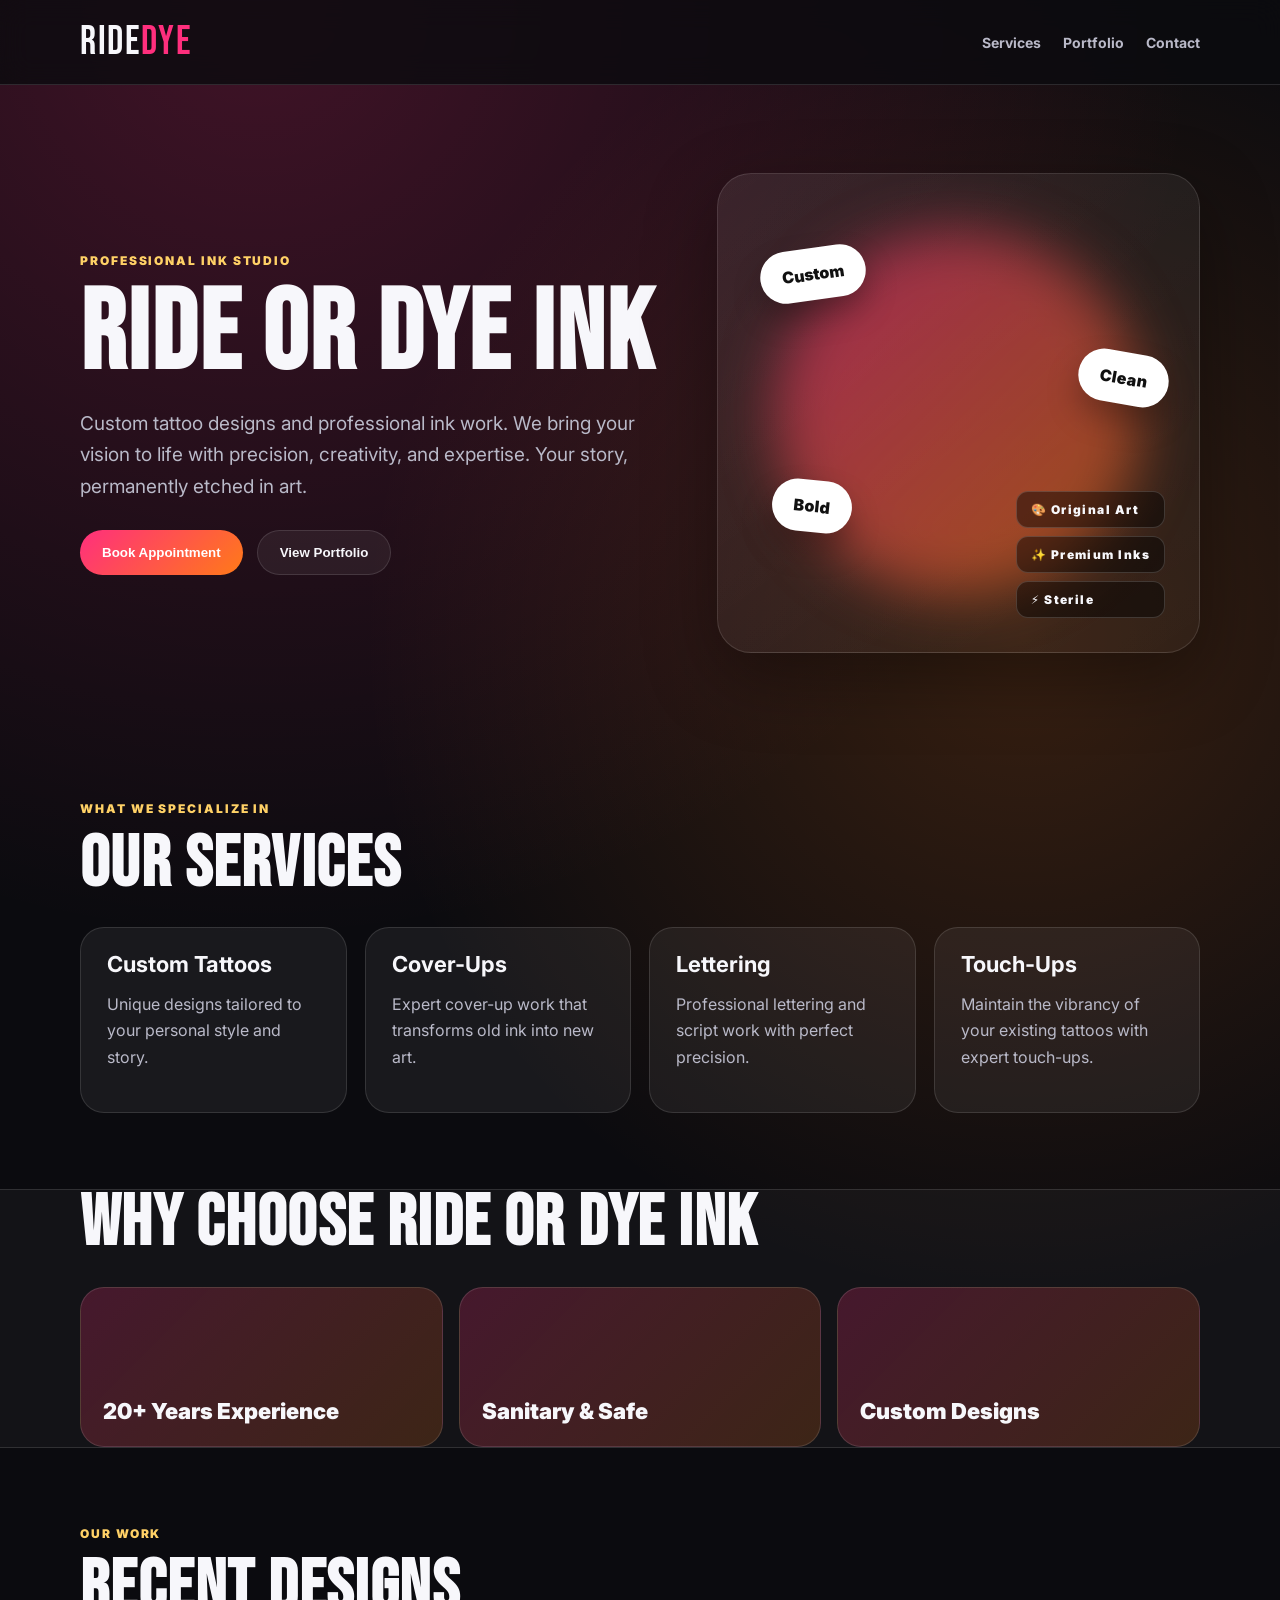
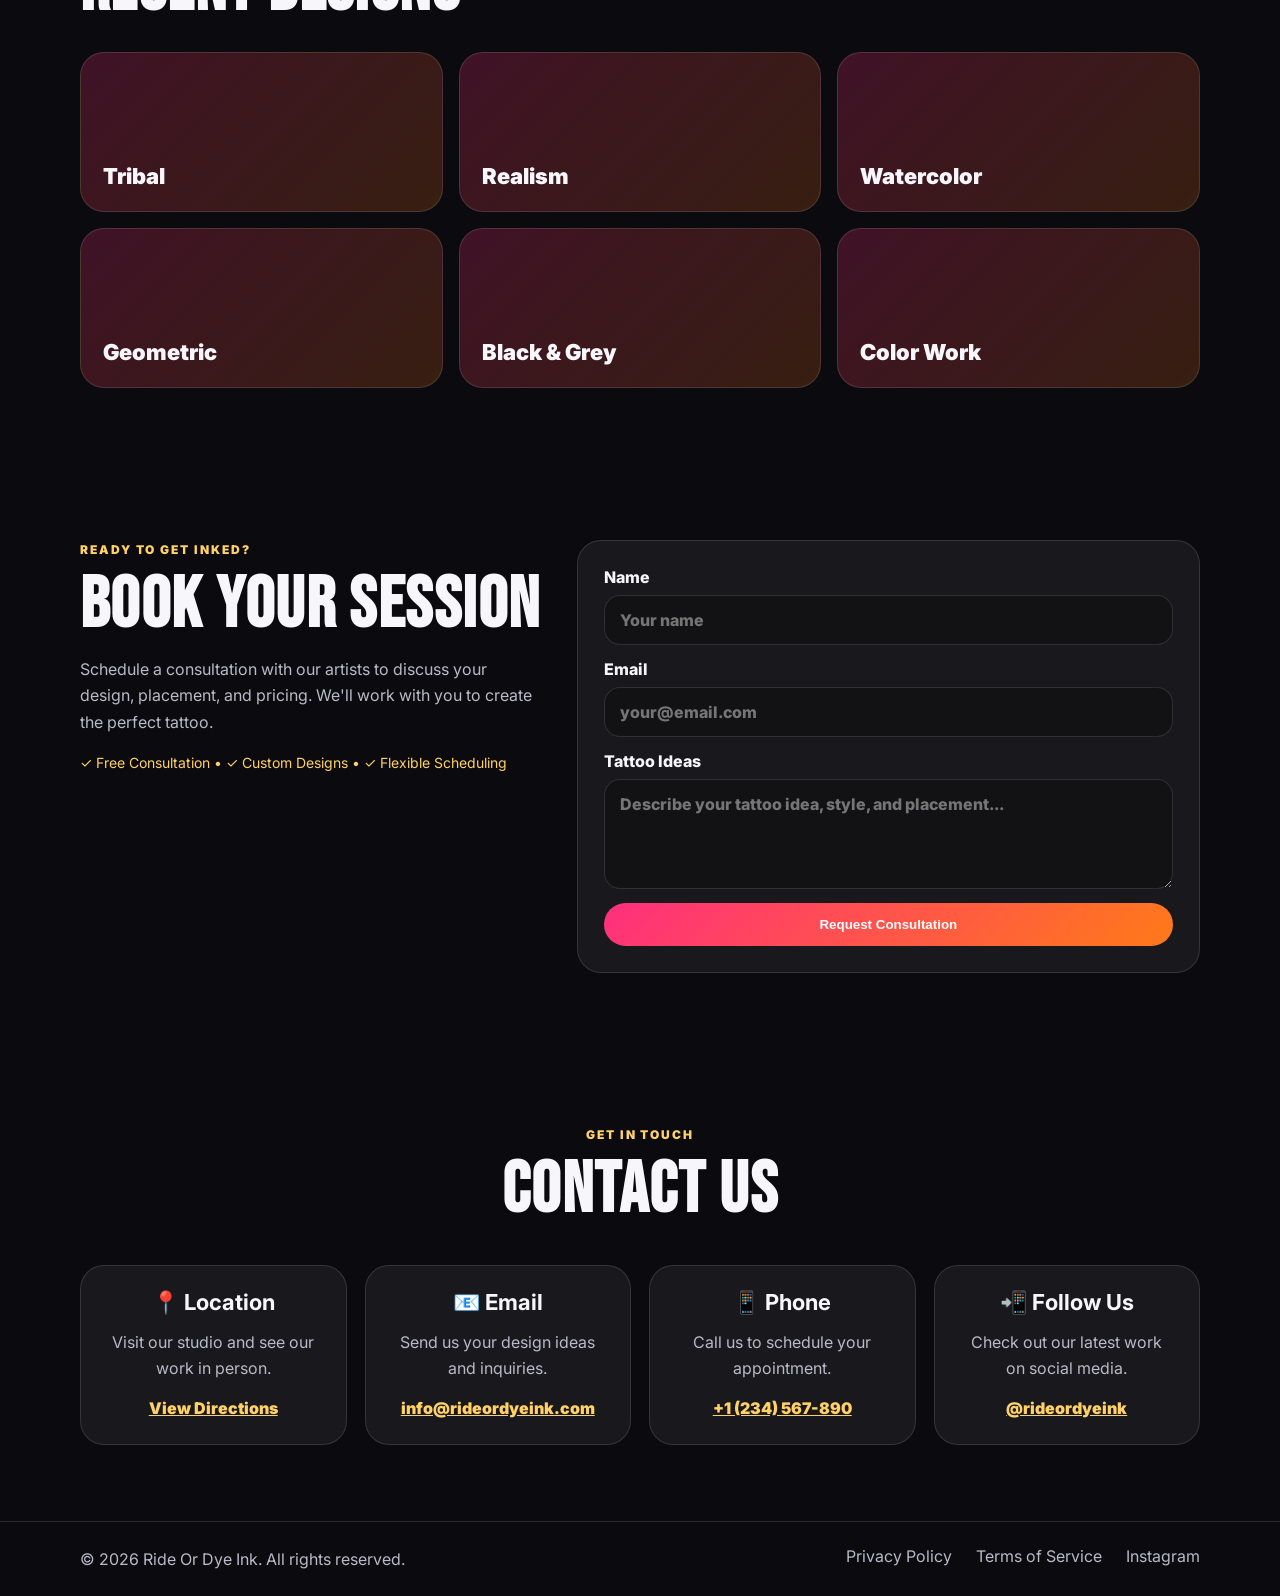
<file: index.html>
<!DOCTYPE html>
<html lang="en">
<head>
  <meta charset="UTF-8">
  <meta name="viewport" content="width=device-width, initial-scale=1.0">
  <title>Ride Or Dye Ink - Professional Tattoo & Design Studio</title>
  <link rel="stylesheet" href="styles.css">
  <link rel="preconnect" href="https://fonts.googleapis.com">
  <link rel="preconnect" href="https://fonts.gstatic.com" crossorigin>
  <link href="https://fonts.googleapis.com/css2?family=Bebas+Neue&family=Inter:wght@400;700;900&display=swap" rel="stylesheet">
</head>
<body>
  <!-- Header -->
  <header class="site-header">
    <div class="container">
      <div class="nav-wrap">
        <a href="#" class="logo">RIDE<span>DYE</span></a>
        <nav class="nav">
          <a href="#services">Services</a>
          <a href="#portfolio">Portfolio</a>
          <a href="#contact">Contact</a>
        </nav>
      </div>
    </div>
  </header>

  <!-- Hero Section -->
  <section class="hero">
    <div class="container">
      <div class="hero-grid">
        <div class="hero-content">
          <p class="eyebrow">Professional Ink Studio</p>
          <h1>Ride Or Dye Ink</h1>
          <p class="hero-text">Custom tattoo designs and professional ink work. We bring your vision to life with precision, creativity, and expertise. Your story, permanently etched in art.</p>
          <div class="hero-actions">
            <button class="btn primary">Book Appointment</button>
            <button class="btn secondary">View Portfolio</button>
          </div>
        </div>
        <div class="hero-card">
          <div class="sticker sticker-one">Custom</div>
          <div class="sticker sticker-two">Clean</div>
          <div class="sticker sticker-three">Bold</div>
          <div class="print-sample">
            <span>🎨 Original Art</span>
            <span>✨ Premium Inks</span>
            <span>⚡ Sterile</span>
          </div>
        </div>
      </div>
    </div>
  </section>

  <!-- Services Section -->
  <section class="section" id="services">
    <div class="container">
      <div class="section-heading">
        <p class="eyebrow">What We Specialize In</p>
        <h2>Our Services</h2>
      </div>
      <div class="cards">
        <div class="card">
          <h3>Custom Tattoos</h3>
          <p>Unique designs tailored to your personal style and story.</p>
        </div>
        <div class="card">
          <h3>Cover-Ups</h3>
          <p>Expert cover-up work that transforms old ink into new art.</p>
        </div>
        <div class="card">
          <h3>Lettering</h3>
          <p>Professional lettering and script work with perfect precision.</p>
        </div>
        <div class="card">
          <h3>Touch-Ups</h3>
          <p>Maintain the vibrancy of your existing tattoos with expert touch-ups.</p>
        </div>
      </div>
    </div>
  </section>

  <!-- Alt Section -->
  <section class="alt">
    <div class="container">
      <h2 style="margin-bottom: 28px;">Why Choose Ride Or Dye Ink</h2>
      <div class="gallery-grid">
        <div class="gallery-item">20+ Years Experience</div>
        <div class="gallery-item">Sanitary & Safe</div>
        <div class="gallery-item">Custom Designs</div>
      </div>
    </div>
  </section>

  <!-- Portfolio Section -->
  <section class="section" id="portfolio">
    <div class="container">
      <div class="section-heading">
        <p class="eyebrow">Our Work</p>
        <h2>Recent Designs</h2>
      </div>
      <div class="gallery-grid">
        <div class="gallery-item">Tribal</div>
        <div class="gallery-item">Realism</div>
        <div class="gallery-item">Watercolor</div>
        <div class="gallery-item">Geometric</div>
        <div class="gallery-item">Black & Grey</div>
        <div class="gallery-item">Color Work</div>
      </div>
    </div>
  </section>

  <!-- Booking Section -->
  <section class="section">
    <div class="container">
      <div class="quote-grid">
        <div>
          <p class="eyebrow">Ready to Get Inked?</p>
          <h2>Book Your Session</h2>
          <p>Schedule a consultation with our artists to discuss your design, placement, and pricing. We'll work with you to create the perfect tattoo.</p>
          <p class="note">✓ Free Consultation • ✓ Custom Designs • ✓ Flexible Scheduling</p>
        </div>
        <form class="quote-form">
          <label>
            Name
            <input type="text" placeholder="Your name" required>
          </label>
          <label>
            Email
            <input type="email" placeholder="your@email.com" required>
          </label>
          <label>
            Tattoo Ideas
            <textarea placeholder="Describe your tattoo idea, style, and placement..." rows="4" required></textarea>
          </label>
          <button type="submit" class="btn primary" style="width: 100%;">Request Consultation</button>
        </form>
      </div>
    </div>
  </section>

  <!-- Contact Section -->
  <section class="section" id="contact">
    <div class="container">
      <p class="eyebrow" style="text-align: center;">Get In Touch</p>
      <h2 style="text-align: center; margin-bottom: 40px;">Contact Us</h2>
      <div class="cards">
        <div class="contact-card">
          <h3>📍 Location</h3>
          <p>Visit our studio and see our work in person.</p>
          <a href="#">View Directions</a>
        </div>
        <div class="contact-card">
          <h3>📧 Email</h3>
          <p>Send us your design ideas and inquiries.</p>
          <a href="mailto:info@rideordyeink.com">info@rideordyeink.com</a>
        </div>
        <div class="contact-card">
          <h3>📱 Phone</h3>
          <p>Call us to schedule your appointment.</p>
          <a href="tel:+1234567890">+1 (234) 567-890</a>
        </div>
        <div class="contact-card">
          <h3>📲 Follow Us</h3>
          <p>Check out our latest work on social media.</p>
          <a href="#">@rideordyeink</a>
        </div>
      </div>
    </div>
  </section>

  <!-- Footer -->
  <footer class="footer">
    <div class="container">
      <div class="footer-wrap">
        <p>&copy; 2026 Ride Or Dye Ink. All rights reserved.</p>
        <div style="display: flex; gap: 24px;">
          <a href="#">Privacy Policy</a>
          <a href="#">Terms of Service</a>
          <a href="#">Instagram</a>
        </div>
      </div>
    </div>
  </footer>
</body>
</html>
</file>
<file: styles.css>
:root {
  --bg: #0b0b0f;
  --panel: #14141c;
  --panel-2: #1d1d28;
  --text: #f7f7fb;
  --muted: #b9b9c8;
  --hot: #ff2f7d;
  --orange: #ff7a18;
  --yellow: #ffd166;
  --line: rgba(255,255,255,.12);
  --radius: 24px;
}
* { box-sizing: border-box; }
html { scroll-behavior: smooth; }
body {
  margin: 0;
  background: radial-gradient(circle at 20% 0%, rgba(255,47,125,.22), transparent 28%), radial-gradient(circle at 80% 20%, rgba(255,122,24,.18), transparent 24%), var(--bg);
  color: var(--text);
  font-family: Inter, system-ui, -apple-system, BlinkMacSystemFont, "Segoe UI", sans-serif;
}
a { color: inherit; }
.container { width: min(1120px, calc(100% - 40px)); margin: 0 auto; }
.site-header {
  position: sticky;
  top: 0;
  z-index: 10;
  background: rgba(11,11,15,.82);
  backdrop-filter: blur(14px);
  border-bottom: 1px solid var(--line);
}
.nav-wrap { display: flex; align-items: center; justify-content: space-between; padding: 18px 0; }
.logo {
  font-family: "Bebas Neue", sans-serif;
  font-size: clamp(28px, 4vw, 40px);
  letter-spacing: .04em;
  text-decoration: none;
}
.logo span { color: var(--hot); }
.nav { display: flex; gap: 22px; font-size: 14px; font-weight: 700; }
.nav a { text-decoration: none; color: var(--muted); }
.nav a:hover { color: var(--text); }
.hero { padding: 88px 0 70px; }
.hero-grid { display: grid; grid-template-columns: 1.1fr .9fr; gap: 46px; align-items: center; }
.eyebrow { margin: 0 0 12px; color: var(--yellow); text-transform: uppercase; letter-spacing: .16em; font-size: 12px; font-weight: 900; }
h1, h2, h3 { margin: 0; line-height: .95; }
h1 { font-family: "Bebas Neue", sans-serif; font-size: clamp(62px, 9vw, 112px); letter-spacing: .02em; }
h2 { font-family: "Bebas Neue", sans-serif; font-size: clamp(44px, 6vw, 72px); letter-spacing: .02em; }
h3 { font-size: 22px; margin-bottom: 12px; }
p { color: var(--muted); line-height: 1.65; }
.hero-text { font-size: 19px; max-width: 670px; }
.hero-actions { display: flex; gap: 14px; flex-wrap: wrap; margin-top: 28px; }
.btn {
  display: inline-flex;
  align-items: center;
  justify-content: center;
  border-radius: 999px;
  padding: 14px 22px;
  text-decoration: none;
  font-weight: 900;
  border: 1px solid var(--line);
  cursor: pointer;
}
.btn.primary { background: linear-gradient(135deg, var(--hot), var(--orange)); color: white; border: 0; }
.btn.secondary { background: rgba(255,255,255,.06); color: var(--text); }
.hero-card {
  min-height: 480px;
  border-radius: 34px;
  background: linear-gradient(145deg, rgba(255,255,255,.08), rgba(255,255,255,.03));
  border: 1px solid var(--line);
  position: relative;
  overflow: hidden;
  box-shadow: 0 24px 70px rgba(0,0,0,.35);
}
.hero-card:before {
  content: "";
  position: absolute;
  inset: 12%;
  border-radius: 50%;
  background: linear-gradient(135deg, rgba(255,47,125,.52), rgba(255,122,24,.52));
  filter: blur(28px);
}
.sticker {
  position: absolute;
  background: white;
  color: #111;
  padding: 16px 22px;
  border-radius: 999px;
  font-weight: 900;
  box-shadow: 0 16px 30px rgba(0,0,0,.25);
}
.sticker-one { top: 74px; left: 42px; transform: rotate(-8deg); }
.sticker-two { right: 30px; top: 178px; transform: rotate(10deg); }
.sticker-three { bottom: 120px; left: 54px; transform: rotate(6deg); }
.print-sample {
  position: absolute;
  right: 34px;
  bottom: 34px;
  display: grid;
  gap: 8px;
}
.print-sample span {
  background: rgba(0,0,0,.45);
  border: 1px solid rgba(255,255,255,.16);
  padding: 10px 14px;
  border-radius: 12px;
  font-size: 12px;
  font-weight: 900;
  letter-spacing: .12em;
}
.section { padding: 76px 0; }
.section-heading { max-width: 760px; margin-bottom: 28px; }
.cards { display: grid; grid-template-columns: repeat(4, 1fr); gap: 18px; }
.card, .quote-form, .contact-card {
  background: rgba(255,255,255,.06);
  border: 1px solid var(--line);
  border-radius: var(--radius);
  padding: 26px;
}
.alt { background: rgba(255,255,255,.03); border-top: 1px solid var(--line); border-bottom: 1px solid var(--line); }
.gallery-grid { display: grid; grid-template-columns: repeat(3, 1fr); gap: 16px; }
.gallery-item {
  min-height: 160px;
  border-radius: var(--radius);
  background: linear-gradient(135deg, rgba(255,47,125,.22), rgba(255,122,24,.18));
  border: 1px solid var(--line);
  display: flex;
  align-items: end;
  padding: 22px;
  font-weight: 900;
  font-size: 22px;
}
.quote-grid { display: grid; grid-template-columns: .85fr 1.15fr; gap: 36px; align-items: start; }
.note { font-size: 14px; color: var(--yellow); }
.quote-form { display: grid; gap: 14px; }
label { display: grid; gap: 8px; color: var(--text); font-weight: 800; }
input, textarea {
  width: 100%;
  border-radius: 16px;
  border: 1px solid var(--line);
  background: rgba(0,0,0,.25);
  color: white;
  padding: 14px 15px;
  font: inherit;
}
textarea { resize: vertical; }
.contact-card { text-align: center; }
.contact-card a { color: var(--yellow); font-weight: 900; }
.footer { border-top: 1px solid var(--line); padding: 24px 0; }
.footer-wrap { display: flex; justify-content: space-between; gap: 18px; }
.footer p { margin: 0; }
.footer a { color: var(--muted); text-decoration: none; }
@media (max-width: 900px) {
  .hero-grid, .quote-grid { grid-template-columns: 1fr; }
  .cards { grid-template-columns: repeat(2, 1fr); }
  .gallery-grid { grid-template-columns: repeat(2, 1fr); }
}
@media (max-width: 620px) {
  .nav { display: none; }
  .container { width: min(100% - 28px, 1120px); }
  .hero { padding-top: 56px; }
  .cards, .gallery-grid { grid-template-columns: 1fr; }
  .hero-card { min-height: 380px; }
  .footer-wrap { flex-direction: column; }
}
</file>
